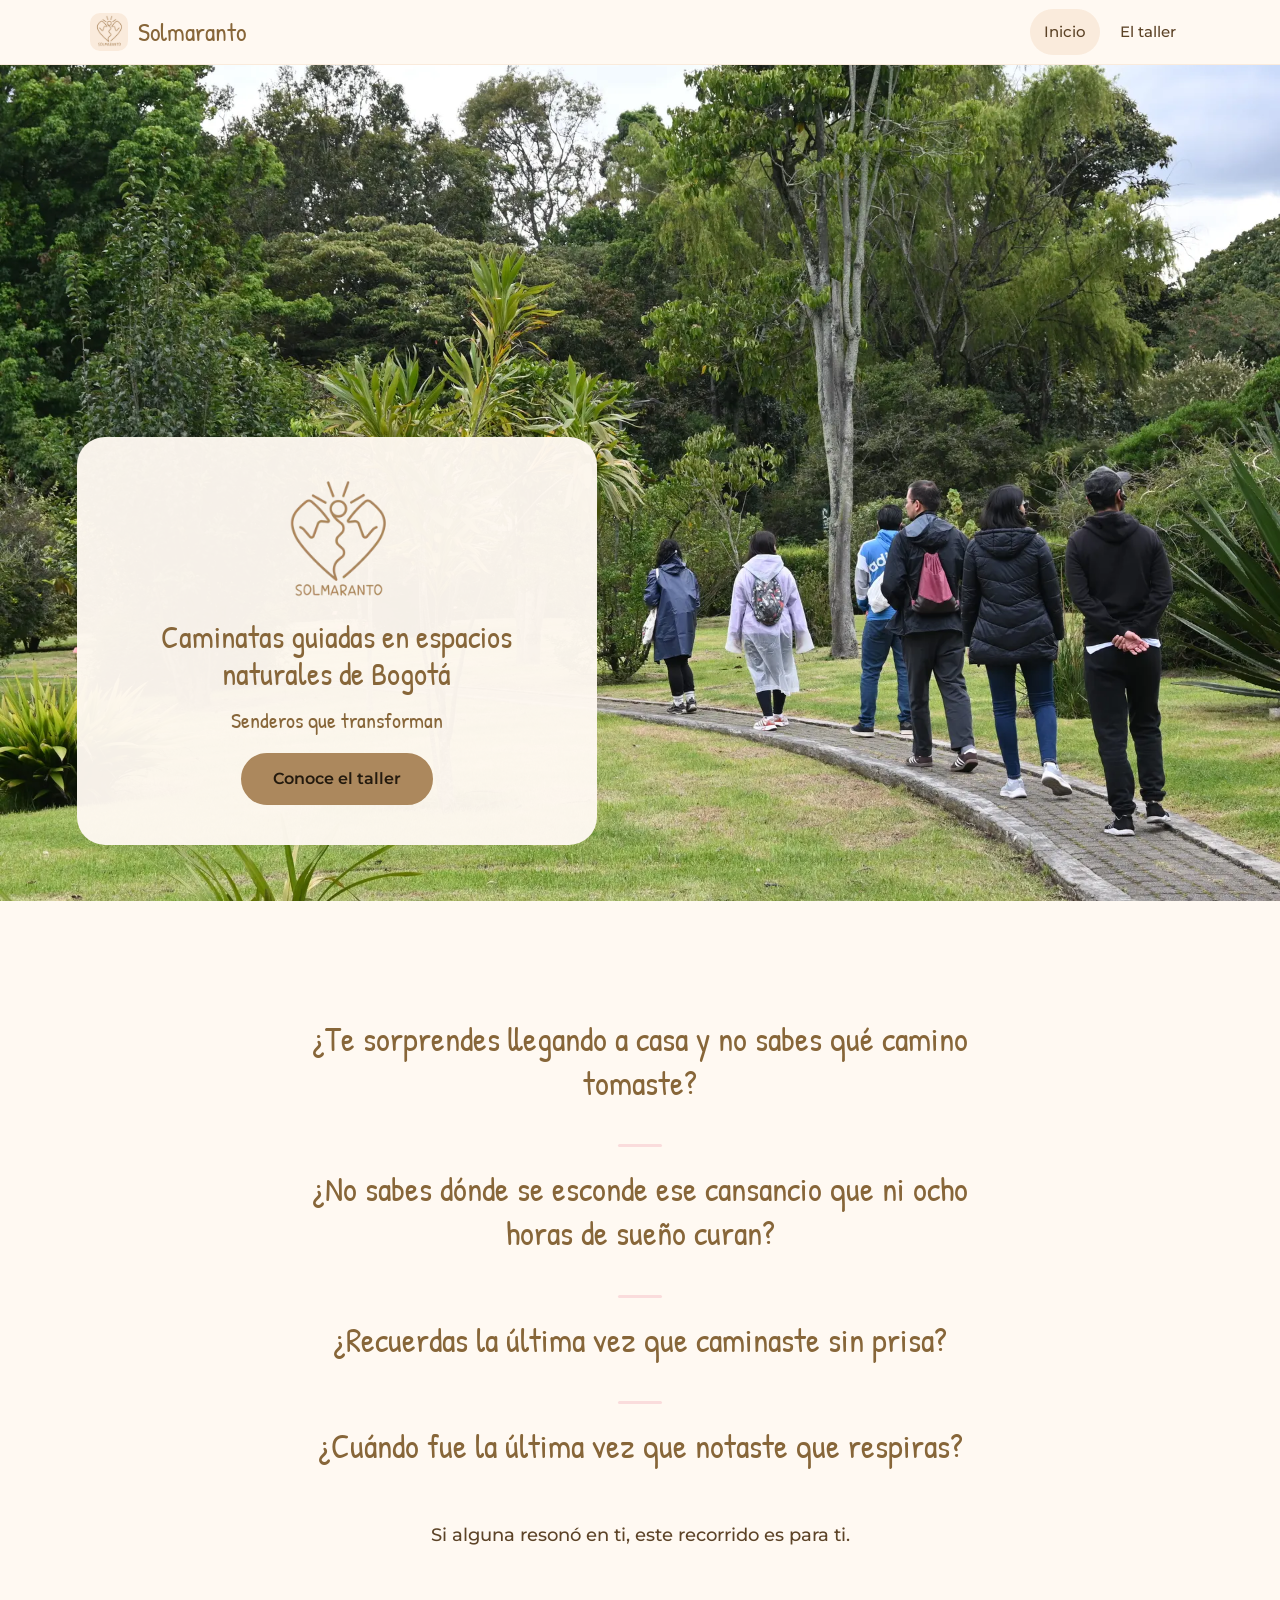
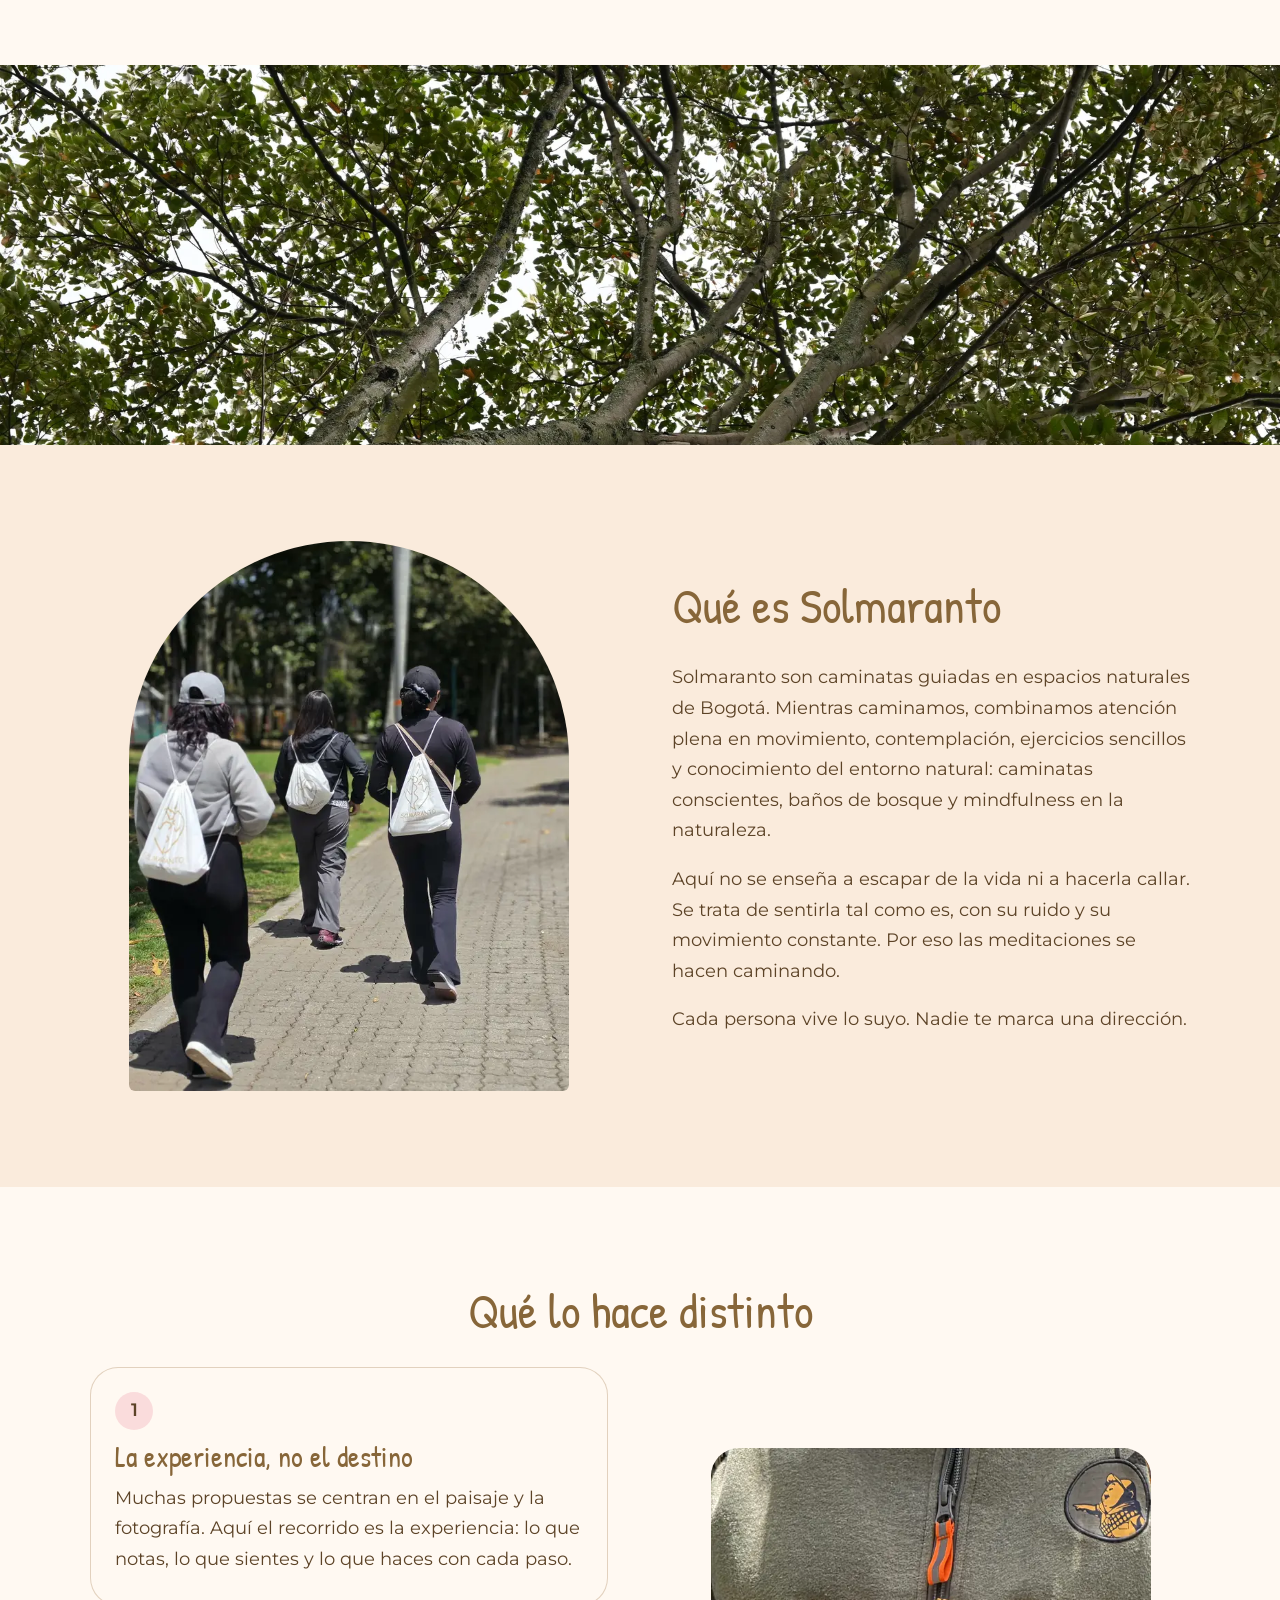
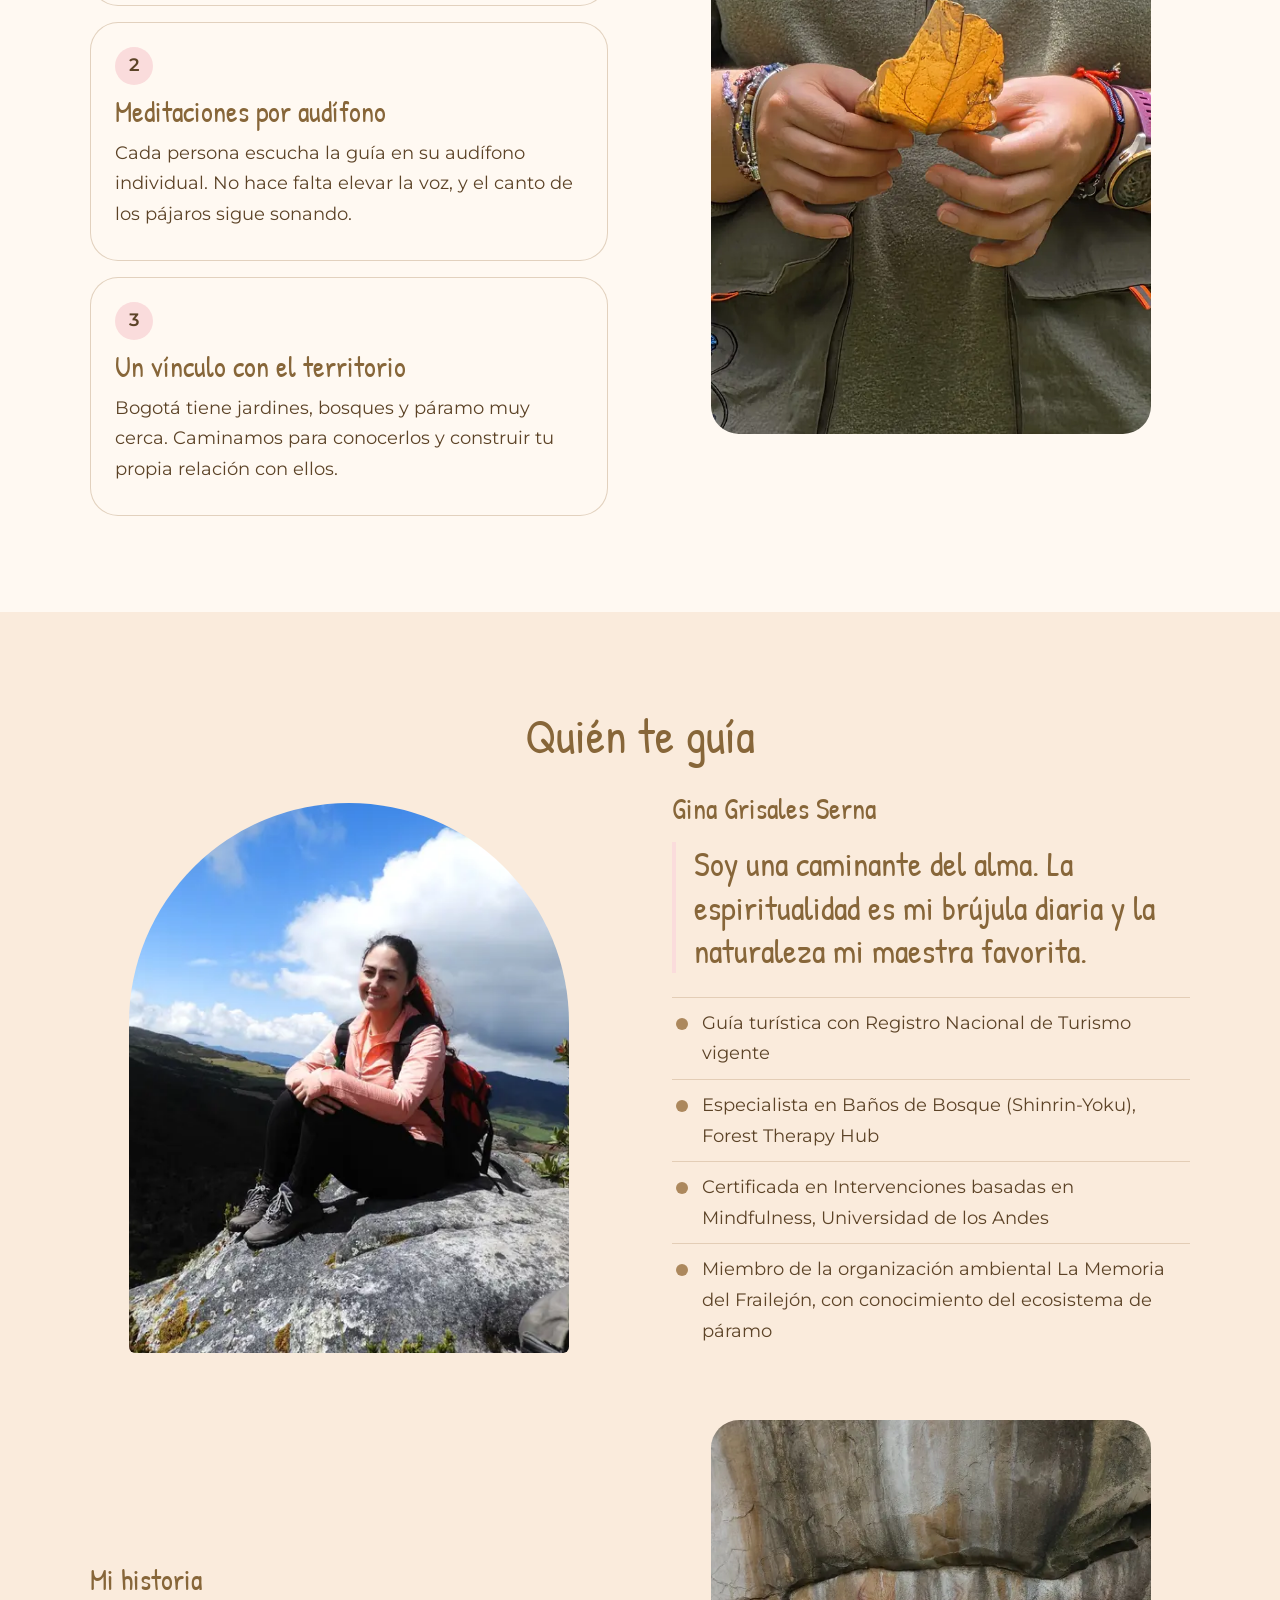
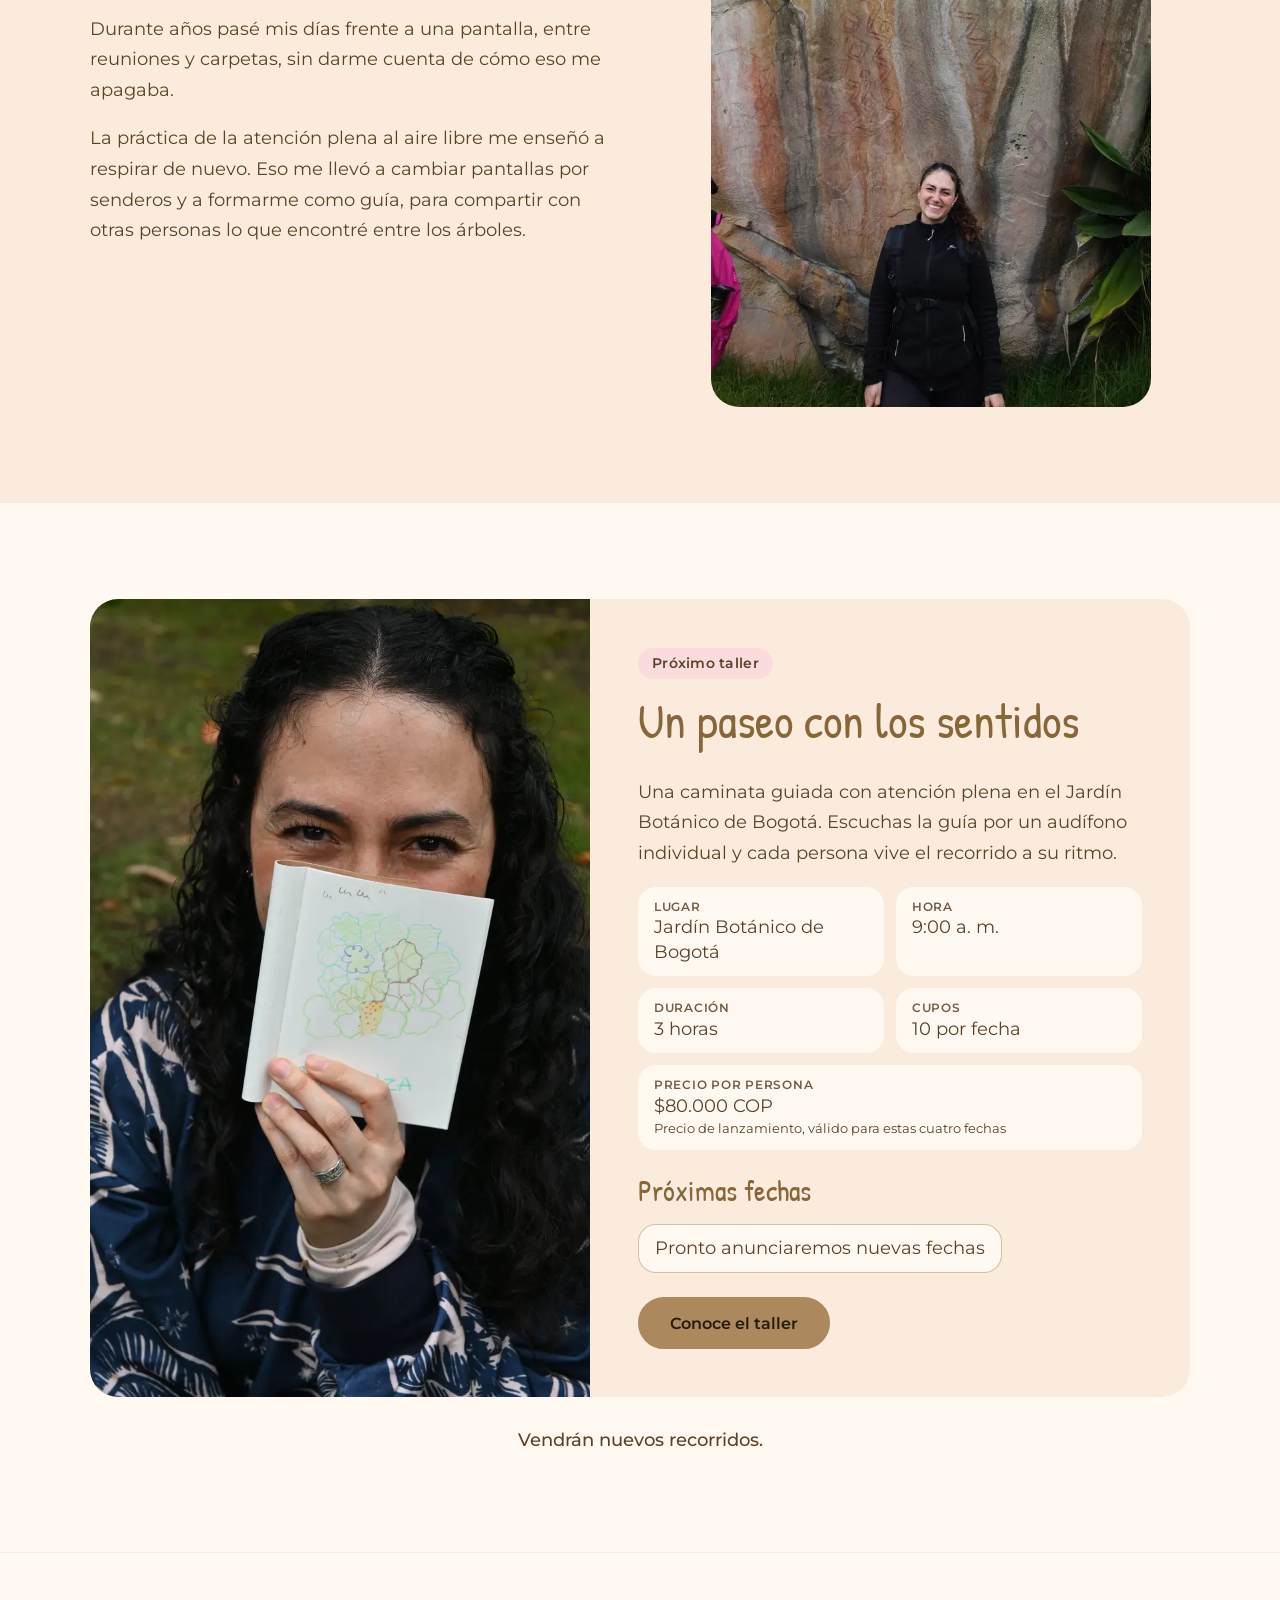
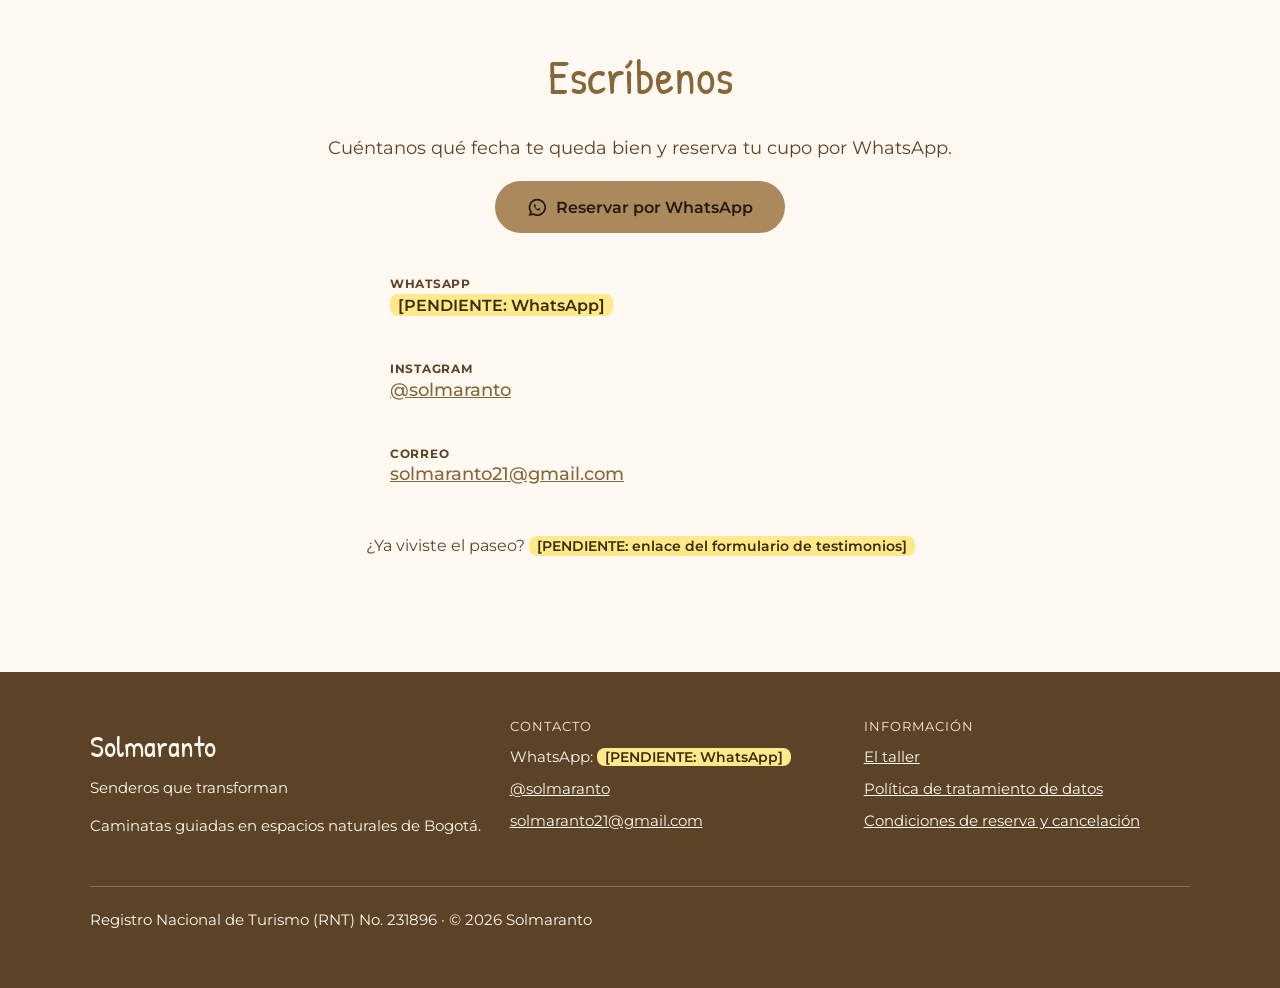
<file: sitio/index.html>
<!doctype html>
<html lang="es">
<head>
  <meta charset="utf-8">
  <meta name="viewport" content="width=device-width, initial-scale=1">
  <title>Solmaranto | Caminatas conscientes en espacios naturales de Bogotá</title>
  <meta name="description" content="Caminatas guiadas con atención plena, contemplación y conocimiento del entorno natural en Bogotá. Reserva tu cupo en Un paseo con los sentidos.">
  <meta name="theme-color" content="#FFF9F2">
  <link rel="canonical" href="https://DOMINIO-PENDIENTE/">

  <meta property="og:type" content="website">
  <meta property="og:locale" content="es_CO">
  <meta property="og:site_name" content="Solmaranto">
  <meta property="og:title" content="Solmaranto | Senderos que transforman">
  <meta property="og:description" content="Caminatas guiadas con atención plena en espacios naturales de Bogotá. Reserva tu cupo en Un paseo con los sentidos.">
  <meta property="og:url" content="https://DOMINIO-PENDIENTE/">
  <meta property="og:image" content="https://DOMINIO-PENDIENTE/img/compartir.jpg">
  <meta property="og:image:width" content="1200">
  <meta property="og:image:height" content="630">
  <meta property="og:image:alt" content="Grupo de personas caminando por un sendero del Jardín Botánico de Bogotá">
  <meta name="twitter:card" content="summary_large_image">

  <link rel="icon" href="favicon.ico" sizes="48x48">
  <link rel="icon" type="image/png" href="img/icono-192.png" sizes="192x192">
  <link rel="apple-touch-icon" href="img/apple-touch-icon.png">

  <link rel="preload" href="fuentes/montserrat-latin.woff2" as="font" type="font/woff2" crossorigin>
  <link rel="preload" href="fuentes/patrick-hand-latin.woff2" as="font" type="font/woff2" crossorigin>
  <link rel="stylesheet" href="css/fuentes.css">
  <link rel="stylesheet" href="css/estilos.css">

  <script type="application/ld+json">
  {
    "@context": "https://schema.org",
    "@type": "Organization",
    "name": "Solmaranto",
    "slogan": "Senderos que transforman",
    "description": "Caminatas guiadas en espacios naturales de Bogotá que combinan atención plena en movimiento, contemplación, ejercicios sencillos y conocimiento del entorno natural.",
    "email": "solmaranto21@gmail.com",
    "areaServed": "Bogotá, Colombia",
    "sameAs": ["https://www.instagram.com/solmaranto/"]
  }
  </script>
</head>
<body>
  <a class="saltar" href="#contenido">Saltar al contenido</a>

  <header class="cabecera">
    <div class="contenedor cabecera__fila">
      <a class="cabecera__marca" href="index.html">
        <img src="img/icono-192.png" width="38" height="38" alt="">
        <span>Solmaranto</span>
      </a>
      <nav aria-label="Principal">
        <a href="index.html" aria-current="page">Inicio</a>
        <a href="taller.html">El taller</a>
      </nav>
    </div>
  </header>

  <main id="contenido">

    <!-- 1. PORTADA -->
    <section class="portada" aria-labelledby="titulo-portada">
      <img class="portada__foto"
           src="img/portada-1920.webp"
           srcset="img/portada-960.webp 960w, img/portada-1920.webp 1920w"
           sizes="100vw" width="1920" height="1280" fetchpriority="high"
           alt="Grupo de personas caminando por un sendero del Jardín Botánico de Bogotá, entre árboles y jardines">
      <div class="portada__tarjeta">
        <img class="portada__logo" src="img/logo-320.webp" srcset="img/logo-320.webp 320w, img/logo-640.webp 640w"
             sizes="140px" width="320" height="360" alt="Solmaranto">
        <h1 id="titulo-portada">Caminatas guiadas en espacios naturales de Bogotá</h1>
        <p class="portada__lema">Senderos que transforman</p>
        <a class="boton" href="taller.html">Conoce el taller</a>
      </div>
    </section>

    <!-- 2. PREGUNTAS QUE ABREN -->
    <section class="seccion" aria-labelledby="titulo-preguntas">
      <div class="contenedor">
        <h2 id="titulo-preguntas" class="solo-lectores">Preguntas para empezar</h2>
        <ul class="preguntas">
          <li>¿Te sorprendes llegando a casa y no sabes qué camino tomaste?</li>
          <li>¿No sabes dónde se esconde ese cansancio que ni ocho horas de sueño curan?</li>
          <li>¿Recuerdas la última vez que caminaste sin prisa?</li>
          <li>¿Cuándo fue la última vez que notaste que respiras?</li>
        </ul>
        <p class="cierre-preguntas">Si alguna resonó en ti, este recorrido es para ti.</p>
      </div>
    </section>

    <div class="franja-foto">
      <img src="img/copas-960.webp" srcset="img/copas-960.webp 960w, img/copas-1920.webp 1920w" sizes="100vw"
           width="1920" height="1280" loading="lazy"
           alt="Copas de árboles vistas desde abajo, con el cielo entre las ramas">
    </div>

    <!-- 3. QUÉ ES SOLMARANTO -->
    <section class="seccion seccion--arena" aria-labelledby="titulo-que-es">
      <div class="contenedor dos-columnas">
        <div class="foto-marco foto-arco">
          <img src="img/tulas-grupo-640.webp" srcset="img/tulas-grupo-640.webp 640w, img/tulas-grupo-1100.webp 1100w"
               sizes="(min-width: 860px) 440px, 90vw" width="1100" height="1364" loading="lazy"
               alt="Tres personas caminan de espaldas por un sendero de Bogotá con tulas de algodón de Solmaranto">
        </div>
        <div>
          <h2 id="titulo-que-es">Qué es Solmaranto</h2>
          <p>Solmaranto son caminatas guiadas en espacios naturales de Bogotá. Mientras caminamos, combinamos atención plena en movimiento, contemplación, ejercicios sencillos y conocimiento del entorno natural: caminatas conscientes, baños de bosque y mindfulness en la naturaleza.</p>
          <p>Aquí no se enseña a escapar de la vida ni a hacerla callar. Se trata de sentirla tal como es, con su ruido y su movimiento constante. Por eso las meditaciones se hacen caminando.</p>
          <p>Cada persona vive lo suyo. Nadie te marca una dirección.</p>
        </div>
      </div>
    </section>

    <!-- 4. QUÉ LO HACE DISTINTO -->
    <section class="seccion" aria-labelledby="titulo-distinto">
      <div class="contenedor">
        <h2 id="titulo-distinto" class="centrado">Qué lo hace distinto</h2>
        <div class="dos-columnas dos-columnas--invertida">
          <div class="foto-marco foto-redonda">
            <img src="img/hoja-manos-640.webp" srcset="img/hoja-manos-640.webp 640w, img/hoja-manos-1100.webp 1100w"
                 sizes="(min-width: 860px) 440px, 90vw" width="1100" height="1467" loading="lazy"
                 alt="Manos sosteniendo una hoja seca de color dorado">
          </div>
          <ol class="ideas">
            <li class="idea">
              <span class="idea__num" aria-hidden="true">1</span>
              <h3>La experiencia, no el destino</h3>
              <p>Muchas propuestas se centran en el paisaje y la fotografía. Aquí el recorrido es la experiencia: lo que notas, lo que sientes y lo que haces con cada paso.</p>
            </li>
            <li class="idea">
              <span class="idea__num" aria-hidden="true">2</span>
              <h3>Meditaciones por audífono</h3>
              <p>Cada persona escucha la guía en su audífono individual. No hace falta elevar la voz, y el canto de los pájaros sigue sonando.</p>
            </li>
            <li class="idea">
              <span class="idea__num" aria-hidden="true">3</span>
              <h3>Un vínculo con el territorio</h3>
              <p>Bogotá tiene jardines, bosques y páramo muy cerca. Caminamos para conocerlos y construir tu propia relación con ellos.</p>
            </li>
          </ol>
        </div>
      </div>
    </section>

    <!-- 5. QUIÉN TE GUÍA -->
    <section id="guia" class="seccion seccion--arena" aria-labelledby="titulo-guia">
      <div class="contenedor">
        <h2 id="titulo-guia" class="centrado">Quién te guía</h2>

        <div class="guia__bloque dos-columnas">
          <div class="foto-marco foto-arco">
            <img src="img/gina-paramo-800.webp" srcset="img/gina-paramo-800.webp 800w, img/gina-paramo-1400.webp 1400w"
                 sizes="(min-width: 860px) 440px, 90vw" width="1400" height="1050" loading="lazy"
                 style="object-position: 72% 50%"
                 alt="Gina Grisales sentada sobre una roca en la montaña, sonriendo, con el valle al fondo">
          </div>
          <div>
            <h3 data-dato="guia">Gina Grisales Serna</h3>
            <blockquote class="frase">
              <p style="margin:0">Soy una caminante del alma. La espiritualidad es mi brújula diaria y la naturaleza mi maestra favorita.</p>
            </blockquote>
            <ul class="credenciales">
              <li>Guía turística con Registro Nacional de Turismo vigente</li>
              <li>Especialista en Baños de Bosque (Shinrin-Yoku), Forest Therapy Hub</li>
              <li>Certificada en Intervenciones basadas en Mindfulness, Universidad de los Andes</li>
              <li>Miembro de la organización ambiental La Memoria del Frailejón, con conocimiento del ecosistema de páramo</li>
            </ul>
          </div>
        </div>

        <div class="guia__bloque dos-columnas dos-columnas--invertida">
          <div class="foto-marco foto-redonda">
            <img src="img/gina-roca-640.webp" srcset="img/gina-roca-640.webp 640w, img/gina-roca-1000.webp 1000w"
                 sizes="(min-width: 860px) 440px, 90vw" width="1000" height="1333" loading="lazy"
                 alt="Gina Grisales sonriendo frente a una gran roca con figuras pintadas en tonos rojizos">
          </div>
          <div>
            <h3>Mi historia</h3>
            <p>Durante años pasé mis días frente a una pantalla, entre reuniones y carpetas, sin darme cuenta de cómo eso me apagaba.</p>
            <p>La práctica de la atención plena al aire libre me enseñó a respirar de nuevo. Eso me llevó a cambiar pantallas por senderos y a formarme como guía, para compartir con otras personas lo que encontré entre los árboles.</p>
          </div>
        </div>
      </div>
    </section>

    <!-- 6. EL TALLER -->
    <section id="taller" class="seccion" aria-labelledby="titulo-taller">
      <div class="contenedor">
        <div class="taller-tarjeta">
          <div class="taller-tarjeta__foto">
            <img src="img/cuaderno-800.webp" srcset="img/cuaderno-800.webp 800w, img/cuaderno-1400.webp 1400w"
                 sizes="(min-width: 860px) 45vw, 100vw" width="1400" height="2100" loading="lazy"
                 style="object-position: 50% 30%"
                 alt="Persona sosteniendo frente a su rostro un cuaderno con un dibujo de hojas y flores">
          </div>
          <div class="taller-tarjeta__cuerpo">
            <span class="etiqueta">Próximo taller</span>
            <h2 id="titulo-taller" data-dato="nombre">Un paseo con los sentidos</h2>
            <p>Una caminata guiada con atención plena en el Jardín Botánico de Bogotá. Escuchas la guía por un audífono individual y cada persona vive el recorrido a su ritmo.</p>

            <ul class="datos-clave">
              <li><strong>Lugar</strong><span data-dato="lugar"></span></li>
              <li><strong>Hora</strong><span data-dato="hora"></span></li>
              <li><strong>Duración</strong><span data-dato="duracion"></span></li>
              <li><strong>Cupos</strong><span data-dato="cupos"></span></li>
              <li class="ancho"><strong>Precio por persona</strong><span data-dato="precio"></span><small data-dato="notaPrecio"></small></li>
            </ul>

            <h3 id="titulo-fechas">Próximas fechas</h3>
            <ul class="chips" data-fechas="chips" aria-labelledby="titulo-fechas"></ul>

            <a class="boton" href="taller.html">Conoce el taller</a>
          </div>
        </div>
        <p class="nota-final">Vendrán nuevos recorridos.</p>
      </div>
    </section>

    <!-- 7. TESTIMONIOS (se muestra solo si hay testimonios aprobados en datos.js) -->
    <section id="testimonios" class="seccion seccion--arena" aria-labelledby="titulo-testimonios" hidden>
      <div class="contenedor">
        <h2 id="titulo-testimonios" class="centrado">Lo que viven quienes caminan</h2>
        <div class="testimonios" data-testimonios></div>
      </div>
    </section>

    <!-- 8. CONTACTO -->
    <section id="contacto" class="seccion centrado" aria-labelledby="titulo-contacto" style="border-top:1px solid var(--arena)">
      <div class="contenedor angosto">
        <h2 id="titulo-contacto">Escríbenos</h2>
        <p>Cuéntanos qué fecha te queda bien y reserva tu cupo por WhatsApp.</p>
        <a class="boton" data-wa="">
          <svg aria-hidden="true" viewBox="0 0 24 24"><path fill="currentColor" d="M12 2a10 10 0 0 0-8.6 15.1L2 22l5-1.3A10 10 0 1 0 12 2zm0 2a8 8 0 1 1-4.2 14.8l-.3-.2-2.5.7.7-2.4-.2-.3A8 8 0 0 1 12 4zM9 8c-.3 0-.7.2-.9.6-.3.5-.6 1.3-.1 2.4.7 1.6 2.1 3.3 4.2 4.2 1.1.5 1.9.4 2.4.1.4-.2.7-.7.8-1.1 0-.2 0-.4-.2-.5l-1.6-.8c-.2-.1-.4 0-.5.1l-.6.7c-.1.1-.3.2-.5.1-1-.4-1.9-1.2-2.4-2.2-.1-.2 0-.3.1-.5l.5-.6c.1-.1.1-.3.1-.4L9.5 8.3c-.1-.2-.3-.3-.5-.3z"/></svg>
          Reservar por WhatsApp
        </a>
        <ul class="contactos">
          <li><strong>WhatsApp</strong><span data-dato="whatsapp"></span></li>
          <li><strong>Instagram</strong><a data-enlace="instagram" data-dato="instagram"></a></li>
          <li><strong>Correo</strong><a data-enlace="correo" data-dato="correo"></a></li>
        </ul>
        <p class="aparte">¿Ya viviste el paseo? <a data-formulario href="#contacto">Cuéntame cómo viviste tu paseo</a></p>
      </div>
    </section>
  </main>

  <footer class="pie">
    <div class="contenedor">
      <div class="pie__grid">
        <div>
          <p class="pie__marca">Solmaranto</p>
          <p class="pie__lema">Senderos que transforman</p>
          <p>Caminatas guiadas en espacios naturales de Bogotá.</p>
        </div>
        <div>
          <h2>Contacto</h2>
          <ul>
            <li>WhatsApp: <span data-dato="whatsapp"></span></li>
            <li><a data-enlace="instagram" data-dato="instagram"></a></li>
            <li><a data-enlace="correo" data-dato="correo"></a></li>
          </ul>
        </div>
        <div>
          <h2>Información</h2>
          <ul>
            <li><a href="taller.html">El taller</a></li>
            <li><a href="politica-datos.html">Política de tratamiento de datos</a></li>
            <li><a href="condiciones-reserva.html">Condiciones de reserva y cancelación</a></li>
          </ul>
        </div>
      </div>
      <p class="pie__rnt">Registro Nacional de Turismo (RNT) No. <span data-dato="rnt"></span> · © <span data-dato="anio"></span> Solmaranto</p>
    </div>
  </footer>

  <div class="barra-wa">
    <a class="boton" data-wa="">
      <svg aria-hidden="true" viewBox="0 0 24 24"><path fill="currentColor" d="M12 2a10 10 0 0 0-8.6 15.1L2 22l5-1.3A10 10 0 1 0 12 2zm0 2a8 8 0 1 1-4.2 14.8l-.3-.2-2.5.7.7-2.4-.2-.3A8 8 0 0 1 12 4zM9 8c-.3 0-.7.2-.9.6-.3.5-.6 1.3-.1 2.4.7 1.6 2.1 3.3 4.2 4.2 1.1.5 1.9.4 2.4.1.4-.2.7-.7.8-1.1 0-.2 0-.4-.2-.5l-1.6-.8c-.2-.1-.4 0-.5.1l-.6.7c-.1.1-.3.2-.5.1-1-.4-1.9-1.2-2.4-2.2-.1-.2 0-.3.1-.5l.5-.6c.1-.1.1-.3.1-.4L9.5 8.3c-.1-.2-.3-.3-.5-.3z"/></svg>
      Reserva tu cupo por WhatsApp
    </a>
  </div>

  <script src="datos.js"></script>
  <script src="js/app.js"></script>
</body>
</html>
</file>
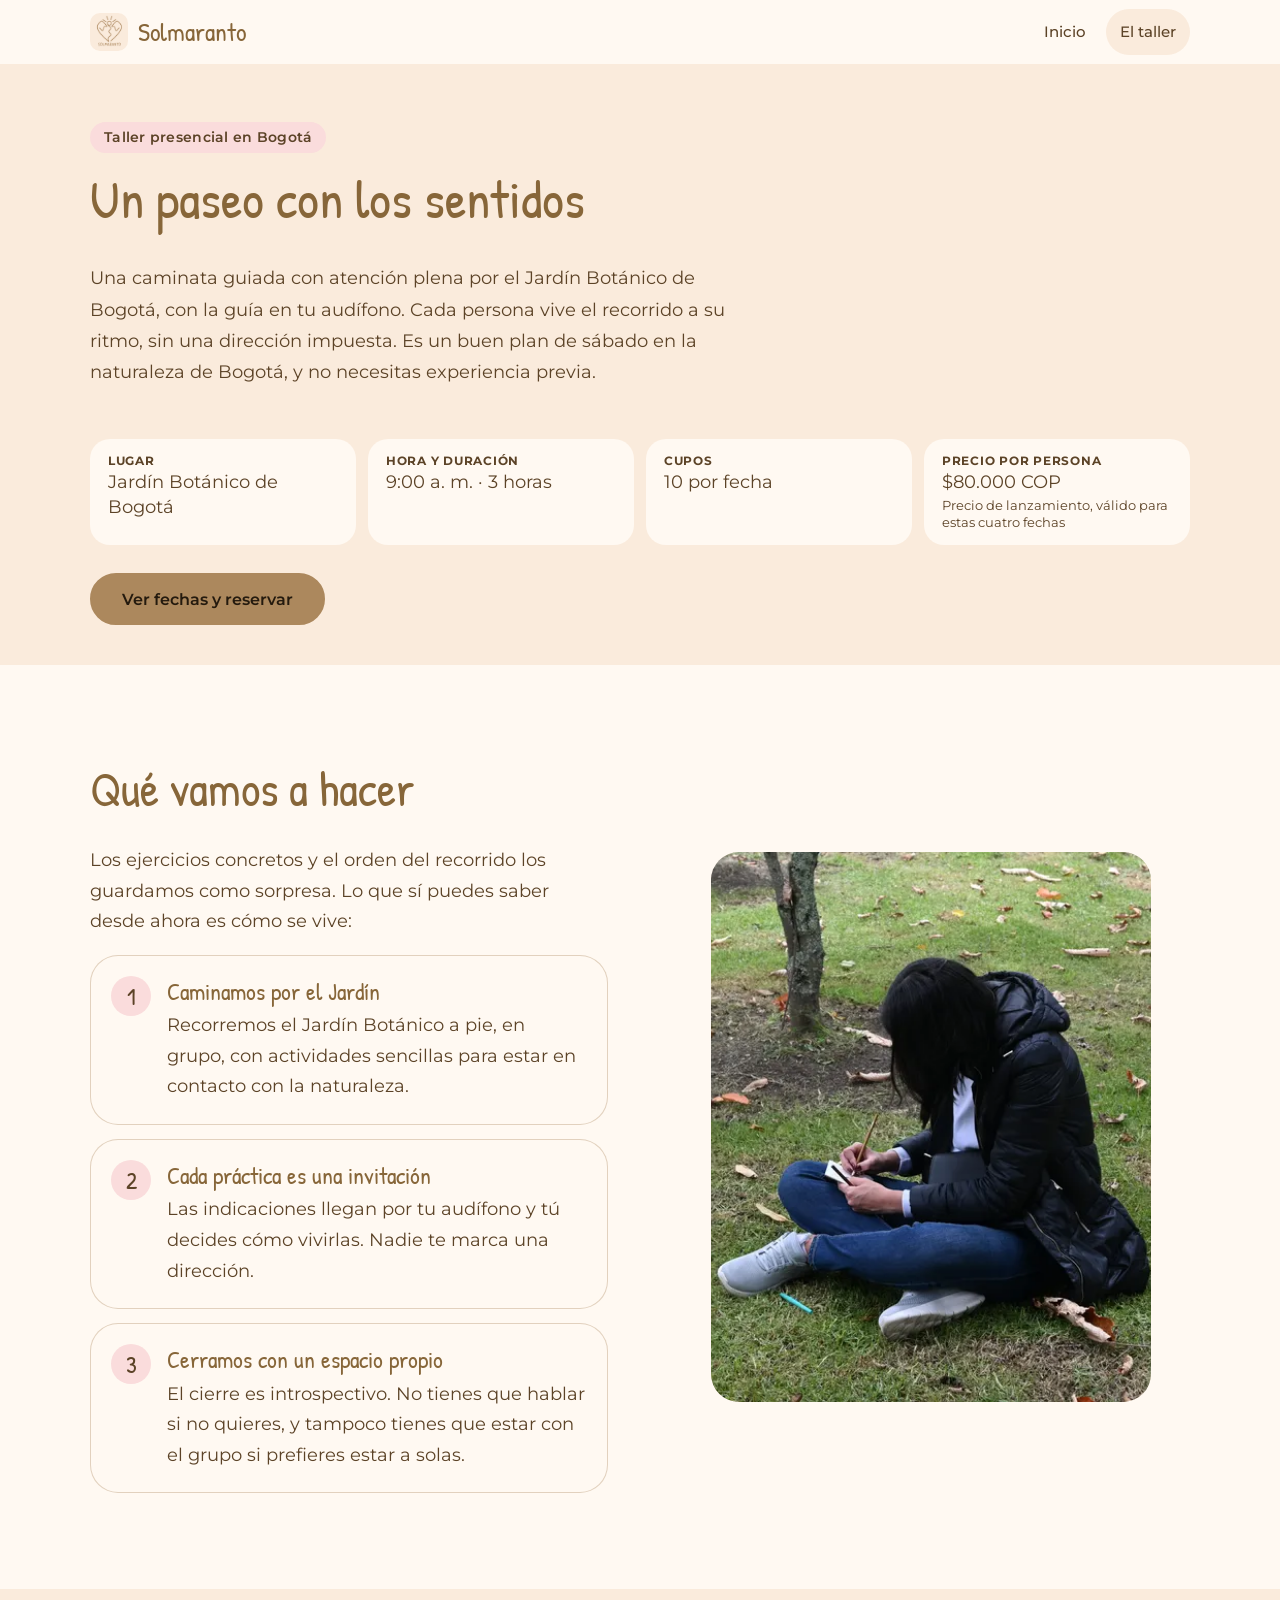
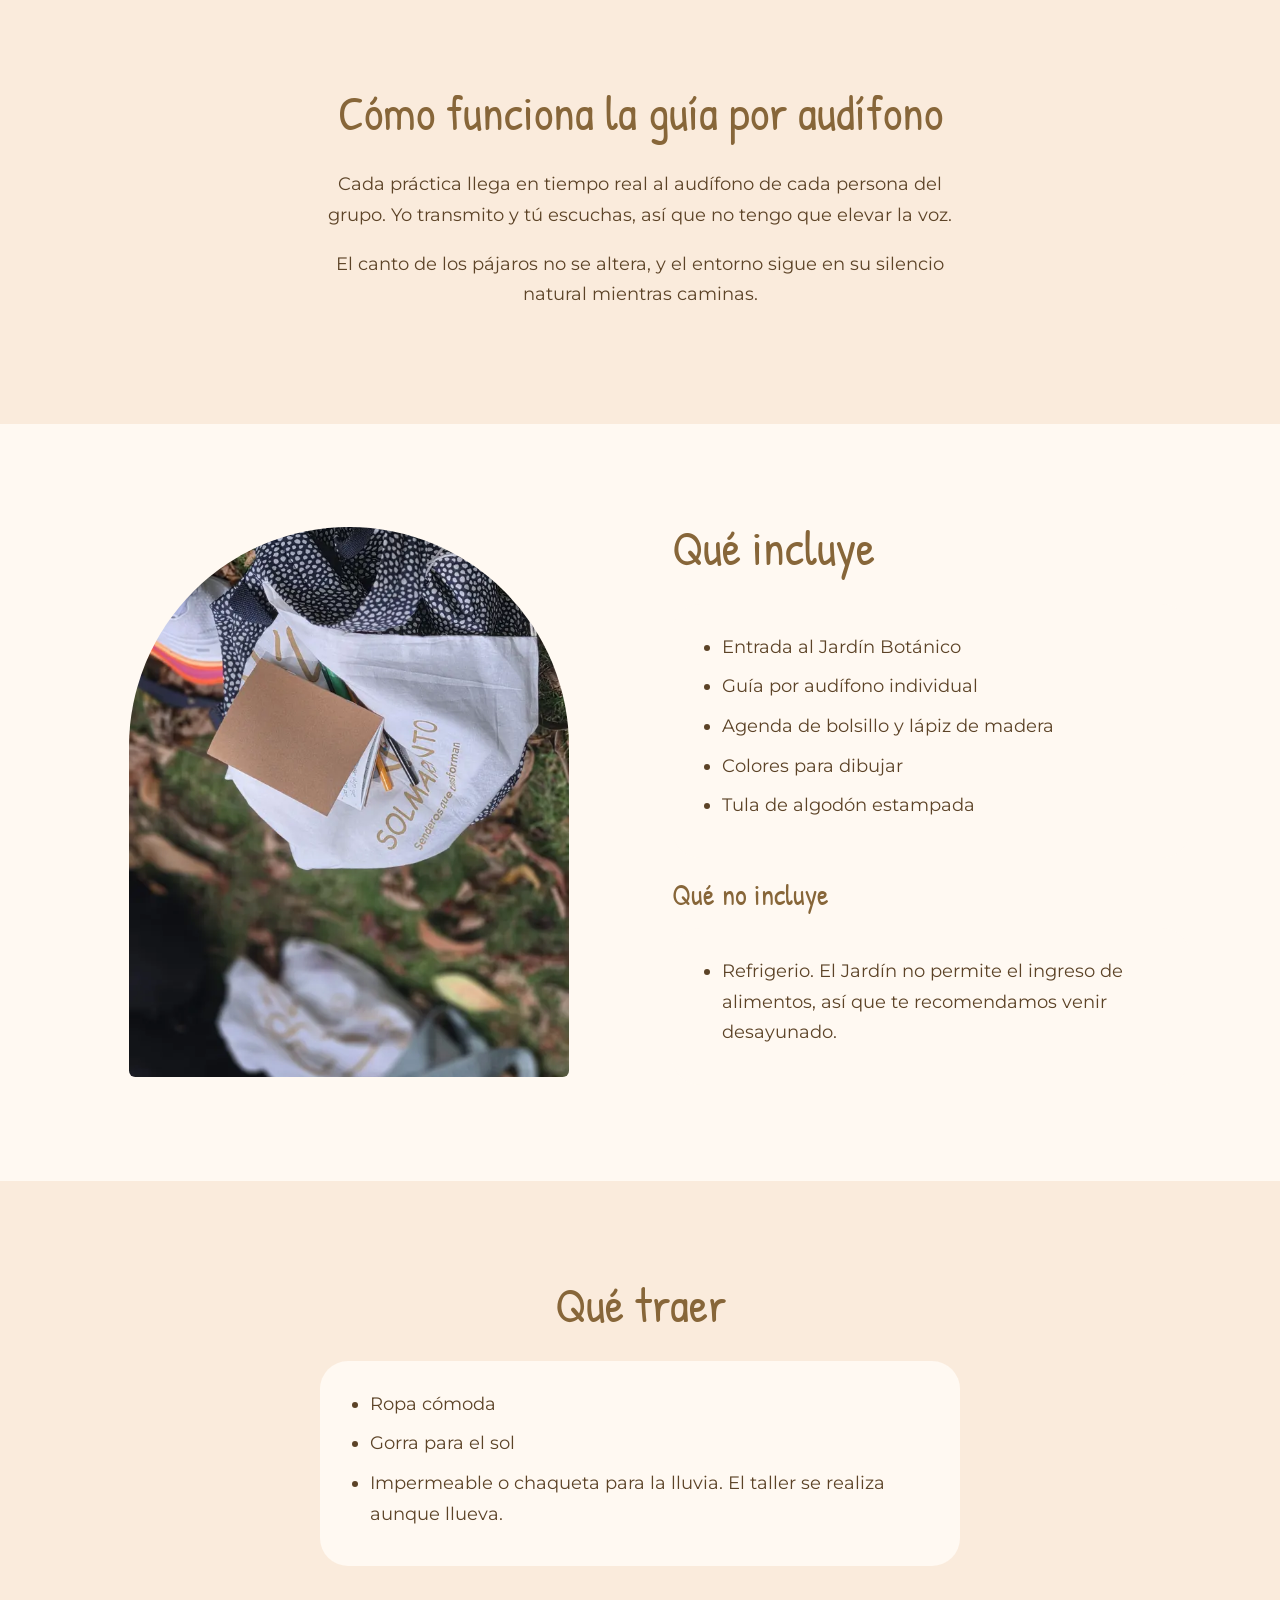
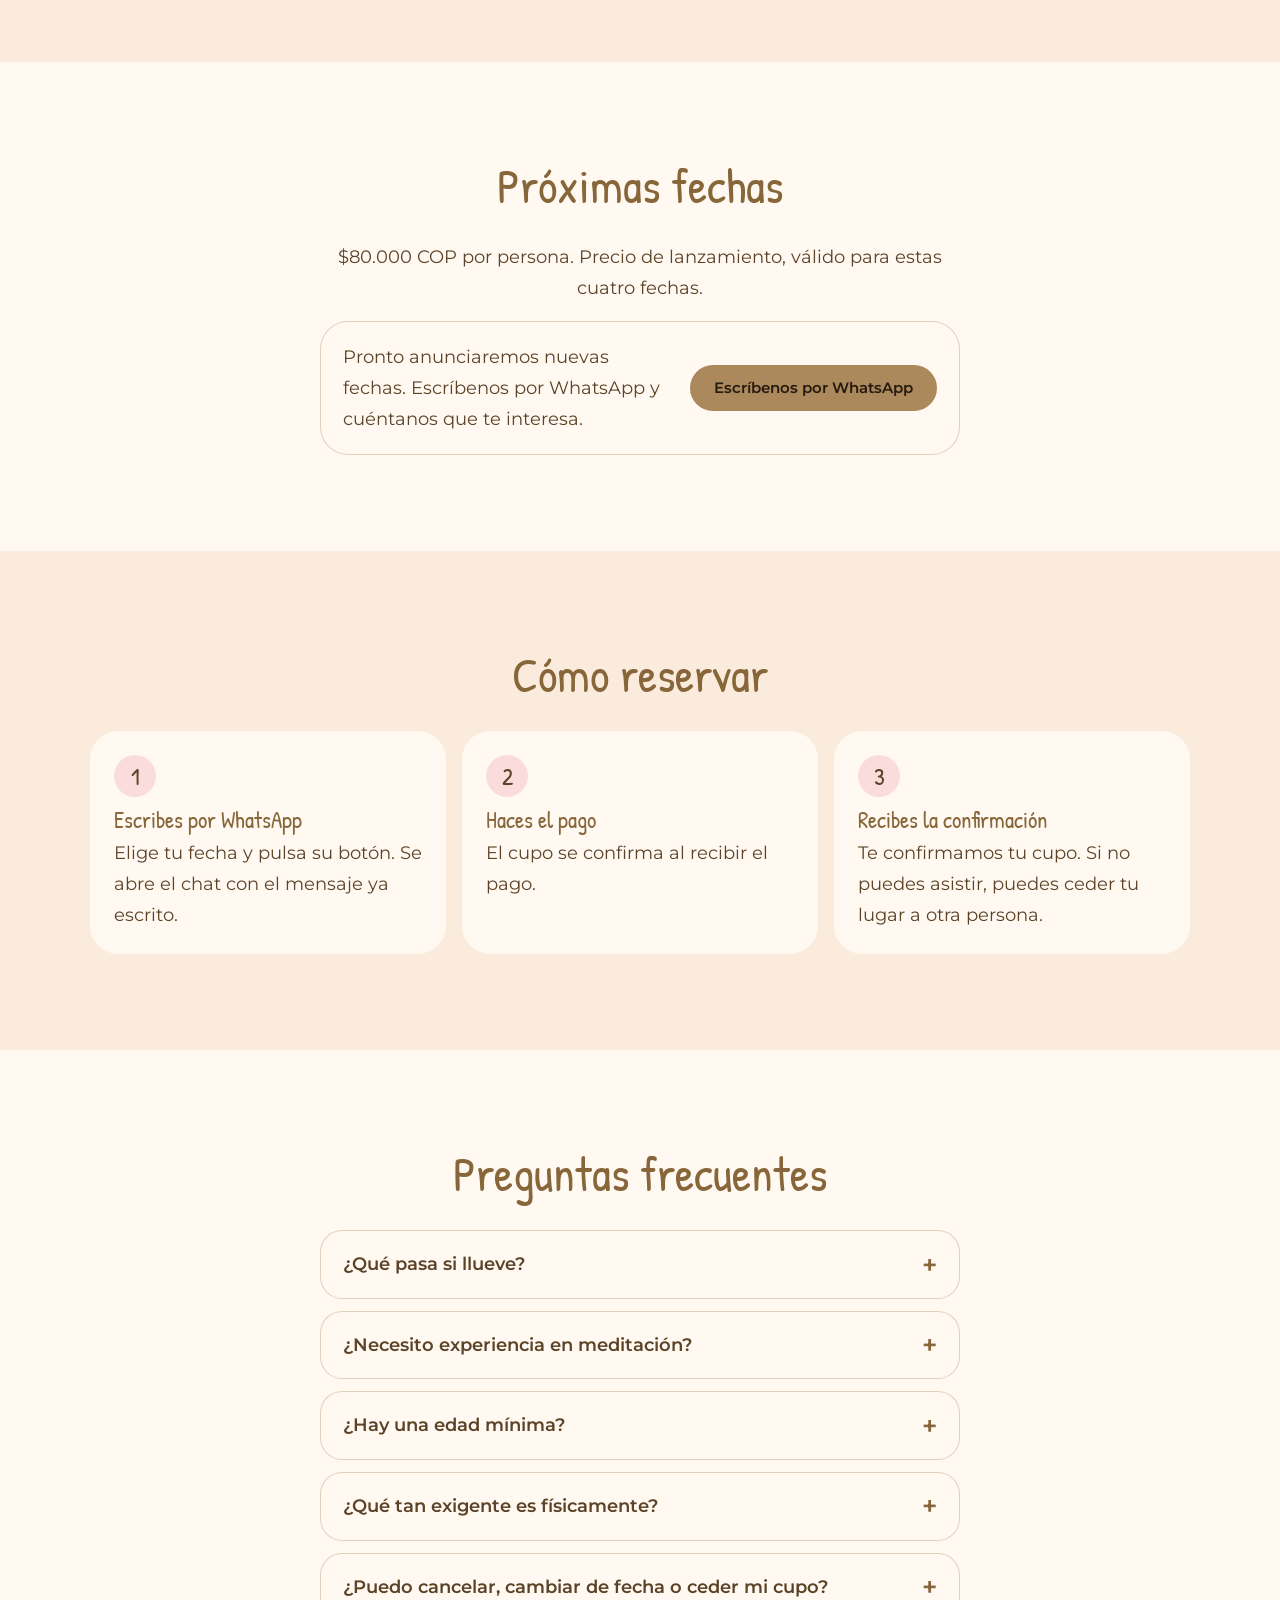
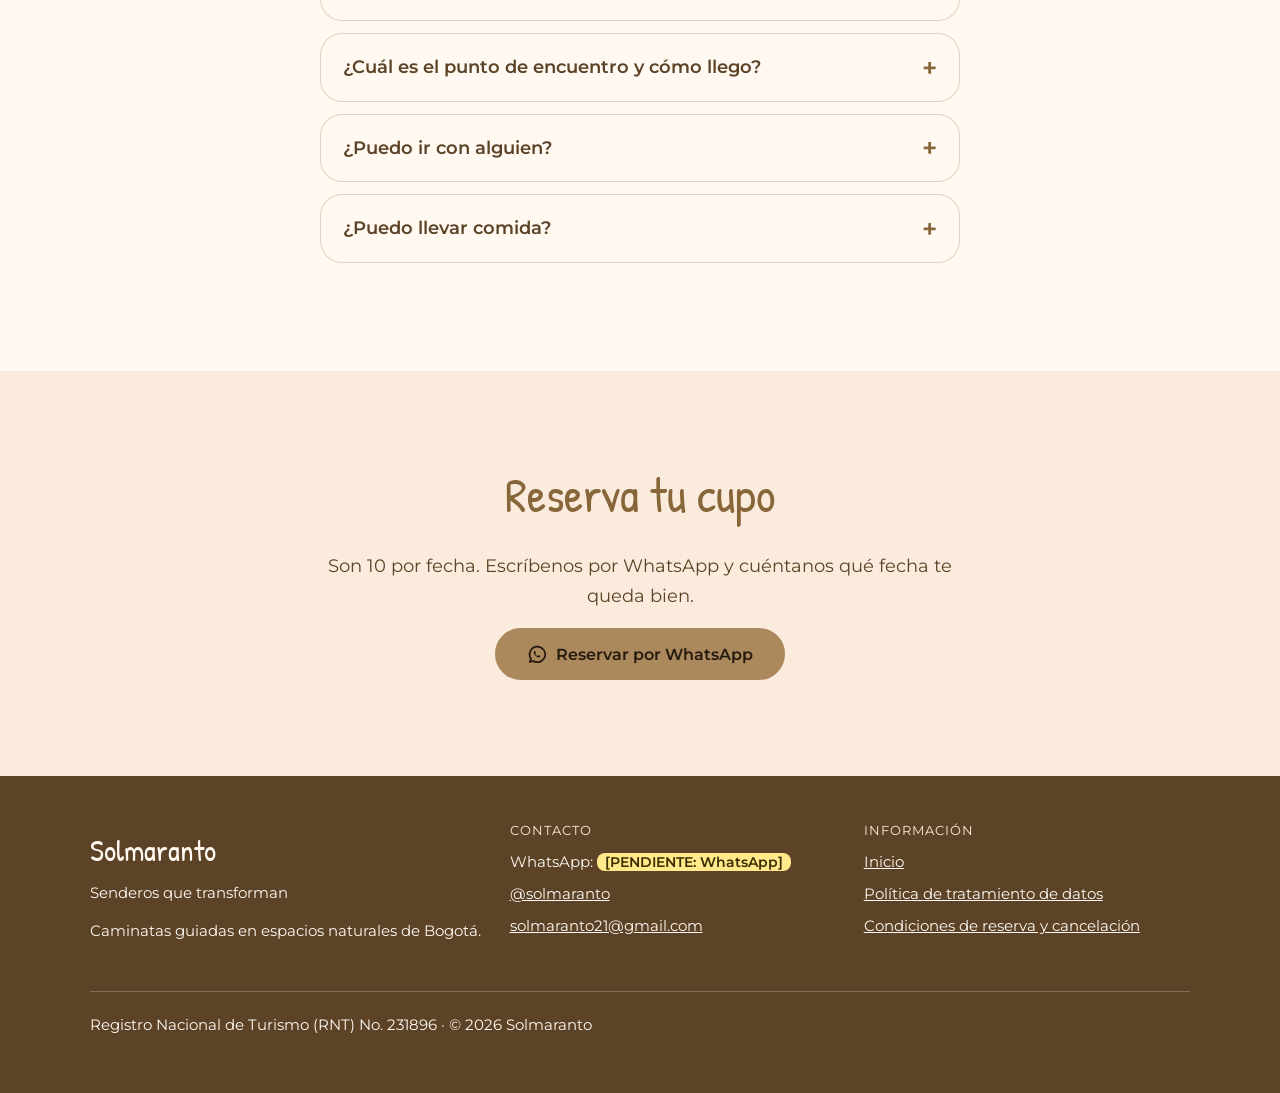
<file: sitio/taller.html>
<!doctype html>
<html lang="es">
<head>
  <meta charset="utf-8">
  <meta name="viewport" content="width=device-width, initial-scale=1">
  <title>Un paseo con los sentidos | Taller en el Jardín Botánico de Bogotá · Solmaranto</title>
  <meta name="description" content="Caminata guiada con atención plena en el Jardín Botánico de Bogotá. Sábados a las 9:00 a. m., 10 cupos por fecha. Reserva tu cupo por WhatsApp.">
  <meta name="theme-color" content="#FFF9F2">
  <link rel="canonical" href="https://DOMINIO-PENDIENTE/taller.html">

  <meta property="og:type" content="website">
  <meta property="og:locale" content="es_CO">
  <meta property="og:site_name" content="Solmaranto">
  <meta property="og:title" content="Un paseo con los sentidos | Taller en el Jardín Botánico de Bogotá">
  <meta property="og:description" content="Caminata guiada con atención plena, con audífono individual. Sábados a las 9:00 a. m. Reserva tu cupo por WhatsApp.">
  <meta property="og:url" content="https://DOMINIO-PENDIENTE/taller.html">
  <meta property="og:image" content="https://DOMINIO-PENDIENTE/img/compartir.jpg">
  <meta property="og:image:width" content="1200">
  <meta property="og:image:height" content="630">
  <meta property="og:image:alt" content="Grupo de personas caminando por un sendero del Jardín Botánico de Bogotá">
  <meta name="twitter:card" content="summary_large_image">

  <link rel="icon" href="favicon.ico" sizes="48x48">
  <link rel="icon" type="image/png" href="img/icono-192.png" sizes="192x192">
  <link rel="apple-touch-icon" href="img/apple-touch-icon.png">

  <link rel="preload" href="fuentes/montserrat-latin.woff2" as="font" type="font/woff2" crossorigin>
  <link rel="preload" href="fuentes/patrick-hand-latin.woff2" as="font" type="font/woff2" crossorigin>
  <link rel="stylesheet" href="css/fuentes.css">
  <link rel="stylesheet" href="css/estilos.css">
</head>
<body>
  <a class="saltar" href="#contenido">Saltar al contenido</a>

  <header class="cabecera">
    <div class="contenedor cabecera__fila">
      <a class="cabecera__marca" href="index.html">
        <img src="img/icono-192.png" width="38" height="38" alt="">
        <span>Solmaranto</span>
      </a>
      <nav aria-label="Principal">
        <a href="index.html">Inicio</a>
        <a href="taller.html" aria-current="page">El taller</a>
      </nav>
    </div>
  </header>

  <main id="contenido">

    <!-- 1. ENCABEZADO -->
    <section class="encabezado-taller" aria-labelledby="titulo-taller">
      <div class="contenedor">
        <span class="etiqueta">Taller presencial en Bogotá</span>
        <h1 id="titulo-taller" data-dato="nombre">Un paseo con los sentidos</h1>
        <p class="resumen">Una caminata guiada con atención plena por el Jardín Botánico de Bogotá, con la guía en tu audífono. Cada persona vive el recorrido a su ritmo, sin una dirección impuesta. Es un buen plan de sábado en la naturaleza de Bogotá, y no necesitas experiencia previa.</p>

        <ul class="franja-datos">
          <li><strong>Lugar</strong><span data-dato="lugar"></span></li>
          <li><strong>Hora y duración</strong><span data-dato="hora"></span> · <span data-dato="duracion"></span></li>
          <li><strong>Cupos</strong><span data-dato="cupos"></span></li>
          <li><strong>Precio por persona</strong><span data-dato="precio"></span><small data-dato="notaPrecio"></small></li>
        </ul>
        <a class="boton" href="#fechas">Ver fechas y reservar</a>
        <div style="height:40px"></div>
      </div>
    </section>

    <!-- 2. QUÉ VAMOS A HACER -->
    <section class="seccion" aria-labelledby="titulo-hacer">
      <div class="contenedor dos-columnas">
        <div>
          <h2 id="titulo-hacer">Qué vamos a hacer</h2>
          <p>Los ejercicios concretos y el orden del recorrido los guardamos como sorpresa. Lo que sí puedes saber desde ahora es cómo se vive:</p>
          <ol class="pasos">
            <li>
              <h3>Caminamos por el Jardín</h3>
              <p>Recorremos el Jardín Botánico a pie, en grupo, con actividades sencillas para estar en contacto con la naturaleza.</p>
            </li>
            <li>
              <h3>Cada práctica es una invitación</h3>
              <p>Las indicaciones llegan por tu audífono y tú decides cómo vivirlas. Nadie te marca una dirección.</p>
            </li>
            <li>
              <h3>Cerramos con un espacio propio</h3>
              <p>El cierre es introspectivo. No tienes que hablar si no quieres, y tampoco tienes que estar con el grupo si prefieres estar a solas.</p>
            </li>
          </ol>
        </div>
        <div class="foto-marco foto-redonda" style="aspect-ratio:4/5">
          <img src="img/escribiendo-800.webp" srcset="img/escribiendo-800.webp 800w, img/escribiendo-1400.webp 1400w"
               sizes="(min-width: 860px) 440px, 90vw" width="1400" height="933" loading="lazy"
               style="object-position: 70% 50%"
               alt="Persona sentada sobre el pasto escribiendo en una pequeña agenda, rodeada de hojas secas">
        </div>
      </div>
    </section>

    <!-- 3. CÓMO FUNCIONA LA GUÍA POR AUDÍFONO -->
    <section class="seccion seccion--arena" aria-labelledby="titulo-audifono">
      <div class="contenedor angosto centrado">
        <h2 id="titulo-audifono">Cómo funciona la guía por audífono</h2>
        <p>Cada práctica llega en tiempo real al audífono de cada persona del grupo. Yo transmito y tú escuchas, así que no tengo que elevar la voz.</p>
        <p>El canto de los pájaros no se altera, y el entorno sigue en su silencio natural mientras caminas.</p>
      </div>
    </section>

    <!-- 4. QUÉ INCLUYE / QUÉ NO INCLUYE -->
    <section class="seccion" aria-labelledby="titulo-incluye">
      <div class="contenedor dos-columnas">
        <div class="foto-marco foto-arco">
          <img src="img/tula-agenda-640.webp" srcset="img/tula-agenda-640.webp 640w, img/tula-agenda-1100.webp 1100w"
               sizes="(min-width: 860px) 440px, 90vw" width="1100" height="1424" loading="lazy"
               alt="Tula de algodón de Solmaranto sobre el pasto, con una agenda de bolsillo, lápices y colores encima">
        </div>
        <div>
          <h2 id="titulo-incluye">Qué incluye</h2>
          <div class="lista-caja" style="margin-bottom:20px">
            <ul>
              <li>Entrada al Jardín Botánico</li>
              <li>Guía por audífono individual</li>
              <li>Agenda de bolsillo y lápiz de madera</li>
              <li>Colores para dibujar</li>
              <li>Tula de algodón estampada</li>
            </ul>
          </div>
          <h3>Qué no incluye</h3>
          <div class="lista-caja">
            <ul>
              <li>Refrigerio. El Jardín no permite el ingreso de alimentos, así que te recomendamos venir desayunado.</li>
            </ul>
          </div>
        </div>
      </div>
    </section>

    <!-- 5. QUÉ TRAER -->
    <section class="seccion seccion--arena" aria-labelledby="titulo-traer">
      <div class="contenedor angosto">
        <h2 id="titulo-traer" class="centrado">Qué traer</h2>
        <div class="lista-caja">
          <ul>
            <li>Ropa cómoda</li>
            <li>Gorra para el sol</li>
            <li>Impermeable o chaqueta para la lluvia. El taller se realiza aunque llueva.</li>
          </ul>
        </div>
      </div>
    </section>

    <!-- 6. PRÓXIMAS FECHAS -->
    <section id="fechas" class="seccion" aria-labelledby="titulo-fechas">
      <div class="contenedor angosto">
        <h2 id="titulo-fechas" class="centrado">Próximas fechas</h2>
        <p class="centrado"><span data-dato="precio"></span> por persona. <span data-dato="notaPrecio"></span>.</p>
        <ul class="fechas" data-fechas="tarjetas"></ul>
      </div>
    </section>

    <!-- 7. CÓMO RESERVAR -->
    <section class="seccion seccion--arena" aria-labelledby="titulo-reservar">
      <div class="contenedor">
        <h2 id="titulo-reservar" class="centrado">Cómo reservar</h2>
        <ol class="tres-pasos">
          <li>
            <h3>Escribes por WhatsApp</h3>
            <p>Elige tu fecha y pulsa su botón. Se abre el chat con el mensaje ya escrito.</p>
          </li>
          <li>
            <h3>Haces el pago</h3>
            <p>El cupo se confirma al recibir el pago.</p>
          </li>
          <li>
            <h3>Recibes la confirmación</h3>
            <p>Te confirmamos tu cupo. Si no puedes asistir, puedes ceder tu lugar a otra persona.</p>
          </li>
        </ol>
      </div>
    </section>

    <!-- 8. PREGUNTAS FRECUENTES -->
    <section class="seccion preguntas-frecuentes" aria-labelledby="titulo-faq">
      <div class="contenedor angosto">
        <h2 id="titulo-faq" class="centrado">Preguntas frecuentes</h2>

        <details>
          <summary>¿Qué pasa si llueve?</summary>
          <div class="respuesta"><p>El taller se realiza aunque llueva. Trae impermeable o una chaqueta para la lluvia.</p></div>
        </details>

        <details>
          <summary>¿Necesito experiencia en meditación?</summary>
          <div class="respuesta"><p>No. Las prácticas son sencillas y las escuchas por tu audífono. Cada persona las vive a su manera.</p></div>
        </details>

        <details>
          <summary>¿Hay una edad mínima?</summary>
          <div class="respuesta">
            <p>El taller está pensado para personas adultas. Si quieres venir con una persona menor de edad, escríbenos antes por WhatsApp.</p>
            <p><span class="pendiente">[CONFIRMAR: respuesta sugerida, falta la edad mínima]</span></p>
          </div>
        </details>

        <details>
          <summary>¿Qué tan exigente es físicamente?</summary>
          <div class="respuesta">
            <p>Es una caminata tranquila por el Jardín, a un ritmo suave. Si tienes alguna condición física o de salud, cuéntanosla antes por WhatsApp.</p>
            <p><span class="pendiente">[CONFIRMAR: respuesta sugerida]</span></p>
          </div>
        </details>

        <details>
          <summary>¿Puedo cancelar, cambiar de fecha o ceder mi cupo?</summary>
          <div class="respuesta">
            <p>Si no puedes asistir, puedes ceder tu lugar a otra persona. El cupo se confirma al recibir el pago.</p>
            <p><span class="pendiente">[PENDIENTE: política de devolución o cambio de fecha]</span></p>
          </div>
        </details>

        <details>
          <summary>¿Cuál es el punto de encuentro y cómo llego?</summary>
          <div class="respuesta">
            <p>El taller es en el Jardín Botánico de Bogotá. Al confirmar tu cupo te enviamos el punto de encuentro exacto.</p>
            <p><span class="pendiente">[PENDIENTE: punto de encuentro y cómo llegar]</span></p>
          </div>
        </details>

        <details>
          <summary>¿Puedo ir con alguien?</summary>
          <div class="respuesta">
            <p>Sí. Cada persona necesita su propio cupo, y hay <span data-dato="cupos"></span>. Escríbenos por WhatsApp e indícanos cuántas personas son.</p>
            <p><span class="pendiente">[CONFIRMAR: respuesta sugerida]</span></p>
          </div>
        </details>

        <details>
          <summary>¿Puedo llevar comida?</summary>
          <div class="respuesta"><p>El Jardín no permite el ingreso de alimentos, y el taller no incluye refrigerio. Te recomendamos venir desayunado.</p></div>
        </details>
      </div>
    </section>

    <!-- 9. BOTÓN FINAL -->
    <section class="seccion seccion--arena cierre-reserva" aria-labelledby="titulo-final">
      <div class="contenedor angosto">
        <h2 id="titulo-final">Reserva tu cupo</h2>
        <p>Son <span data-dato="cupos"></span>. Escríbenos por WhatsApp y cuéntanos qué fecha te queda bien.</p>
        <a class="boton" data-wa="">
          <svg aria-hidden="true" viewBox="0 0 24 24"><path fill="currentColor" d="M12 2a10 10 0 0 0-8.6 15.1L2 22l5-1.3A10 10 0 1 0 12 2zm0 2a8 8 0 1 1-4.2 14.8l-.3-.2-2.5.7.7-2.4-.2-.3A8 8 0 0 1 12 4zM9 8c-.3 0-.7.2-.9.6-.3.5-.6 1.3-.1 2.4.7 1.6 2.1 3.3 4.2 4.2 1.1.5 1.9.4 2.4.1.4-.2.7-.7.8-1.1 0-.2 0-.4-.2-.5l-1.6-.8c-.2-.1-.4 0-.5.1l-.6.7c-.1.1-.3.2-.5.1-1-.4-1.9-1.2-2.4-2.2-.1-.2 0-.3.1-.5l.5-.6c.1-.1.1-.3.1-.4L9.5 8.3c-.1-.2-.3-.3-.5-.3z"/></svg>
          Reservar por WhatsApp
        </a>
      </div>
    </section>
  </main>

  <div hidden data-jsonld="eventos"></div>

  <footer class="pie">
    <div class="contenedor">
      <div class="pie__grid">
        <div>
          <p class="pie__marca">Solmaranto</p>
          <p class="pie__lema">Senderos que transforman</p>
          <p>Caminatas guiadas en espacios naturales de Bogotá.</p>
        </div>
        <div>
          <h2>Contacto</h2>
          <ul>
            <li>WhatsApp: <span data-dato="whatsapp"></span></li>
            <li><a data-enlace="instagram" data-dato="instagram"></a></li>
            <li><a data-enlace="correo" data-dato="correo"></a></li>
          </ul>
        </div>
        <div>
          <h2>Información</h2>
          <ul>
            <li><a href="index.html">Inicio</a></li>
            <li><a href="politica-datos.html">Política de tratamiento de datos</a></li>
            <li><a href="condiciones-reserva.html">Condiciones de reserva y cancelación</a></li>
          </ul>
        </div>
      </div>
      <p class="pie__rnt">Registro Nacional de Turismo (RNT) No. <span data-dato="rnt"></span> · © <span data-dato="anio"></span> Solmaranto</p>
    </div>
  </footer>

  <div class="barra-wa">
    <a class="boton" data-wa="">
      <svg aria-hidden="true" viewBox="0 0 24 24"><path fill="currentColor" d="M12 2a10 10 0 0 0-8.6 15.1L2 22l5-1.3A10 10 0 1 0 12 2zm0 2a8 8 0 1 1-4.2 14.8l-.3-.2-2.5.7.7-2.4-.2-.3A8 8 0 0 1 12 4zM9 8c-.3 0-.7.2-.9.6-.3.5-.6 1.3-.1 2.4.7 1.6 2.1 3.3 4.2 4.2 1.1.5 1.9.4 2.4.1.4-.2.7-.7.8-1.1 0-.2 0-.4-.2-.5l-1.6-.8c-.2-.1-.4 0-.5.1l-.6.7c-.1.1-.3.2-.5.1-1-.4-1.9-1.2-2.4-2.2-.1-.2 0-.3.1-.5l.5-.6c.1-.1.1-.3.1-.4L9.5 8.3c-.1-.2-.3-.3-.5-.3z"/></svg>
      Reserva tu cupo por WhatsApp
    </a>
  </div>

  <script src="datos.js"></script>
  <script src="js/app.js"></script>
</body>
</html>
</file>
<file: sitio/css/fuentes.css>
/* Montserrat latin-ext */
@font-face {
  font-family: 'Montserrat';
  font-style: normal;
  font-weight: 400 700;
  font-display: swap;
  src: url(../fuentes/montserrat-latin-ext.woff2) format('woff2');
  unicode-range: U+0100-02BA, U+02BD-02C5, U+02C7-02CC, U+02CE-02D7, U+02DD-02FF, U+0304, U+0308, U+0329, U+1D00-1DBF, U+1E00-1E9F, U+1EF2-1EFF, U+2020, U+20A0-20AB, U+20AD-20C4, U+2113, U+2C60-2C7F, U+A720-A7FF;
}
/* Montserrat latin */
@font-face {
  font-family: 'Montserrat';
  font-style: normal;
  font-weight: 400 700;
  font-display: swap;
  src: url(../fuentes/montserrat-latin.woff2) format('woff2');
  unicode-range: U+0000-00FF, U+0131, U+0152-0153, U+02BB-02BC, U+02C6, U+02DA, U+02DC, U+0304, U+0308, U+0329, U+2000-206F, U+20AC, U+2122, U+2191, U+2193, U+2212, U+2215, U+FEFF, U+FFFD;
}
/* Patrick Hand latin-ext */
@font-face {
  font-family: 'Patrick Hand';
  font-style: normal;
  font-weight: 400;
  font-display: swap;
  src: url(../fuentes/patrick-hand-latin-ext.woff2) format('woff2');
  unicode-range: U+0100-02BA, U+02BD-02C5, U+02C7-02CC, U+02CE-02D7, U+02DD-02FF, U+0304, U+0308, U+0329, U+1D00-1DBF, U+1E00-1E9F, U+1EF2-1EFF, U+2020, U+20A0-20AB, U+20AD-20C4, U+2113, U+2C60-2C7F, U+A720-A7FF;
}
/* Patrick Hand latin */
@font-face {
  font-family: 'Patrick Hand';
  font-style: normal;
  font-weight: 400;
  font-display: swap;
  src: url(../fuentes/patrick-hand-latin.woff2) format('woff2');
  unicode-range: U+0000-00FF, U+0131, U+0152-0153, U+02BB-02BC, U+02C6, U+02DA, U+02DC, U+0304, U+0308, U+0329, U+2000-206F, U+20AC, U+2122, U+2191, U+2193, U+2212, U+2215, U+FEFF, U+FFFD;
}
</file>
<file: sitio/css/estilos.css>
/* Solmaranto · estilos. Diseño pensado primero para celular. */

/* ---------- Colores y medidas (cámbialos aquí) ---------- */
:root {
  --crema: #FFF9F2;          /* fondo principal */
  --arena: #FAEBDC;          /* fondo de secciones alternas */
  --rosa: #FADCDC;           /* acento suave, solo en detalles */
  --marca: #AC885D;          /* color de marca: logo, botones, líneas */
  --marca-titulo: #876639;   /* marrón de marca para títulos (contraste AA) */
  --texto: #5C4327;          /* marrón oscuro para leer (contraste 8,8:1) */
  --texto-boton: #241A0E;    /* texto sobre botones de marca (contraste 5,2:1) */

  --fuente-titulo: "Patrick Hand", "Segoe Print", "Comic Sans MS", cursive; /* sustituta de Jojoba */
  --fuente-texto: "Montserrat", system-ui, -apple-system, "Segoe UI", sans-serif;

  --radio: 28px;
  --ancho: 1100px;
  --alto-barra-wa: 76px;
}

/* ---------- Base ---------- */
*, *::before, *::after { box-sizing: border-box; }
html { scroll-behavior: smooth; -webkit-text-size-adjust: 100%; }
@media (prefers-reduced-motion: reduce) { html { scroll-behavior: auto; } }

body {
  margin: 0;
  background: var(--crema);
  color: var(--texto);
  font-family: var(--fuente-texto);
  font-size: 1.0625rem;
  line-height: 1.7;
  padding-bottom: var(--alto-barra-wa);
}
@media (min-width: 768px) { body { padding-bottom: 0; font-size: 1.125rem; } }

img { max-width: 100%; height: auto; display: block; }
a { color: var(--marca-titulo); }

h1, h2, h3 {
  font-family: var(--fuente-titulo);
  font-weight: 400;
  color: var(--marca-titulo);
  line-height: 1.15;
  margin: 0 0 .6em;
}
h1 { font-size: clamp(2.1rem, 7vw, 3.4rem); }
h2 { font-size: clamp(2rem, 5.5vw, 3rem); }
h3 { font-size: clamp(1.45rem, 3.5vw, 1.8rem); }
p { margin: 0 0 1em; }

:focus-visible { outline: 3px solid var(--texto); outline-offset: 3px; border-radius: 6px; }

.solo-lectores {
  position: absolute; width: 1px; height: 1px; overflow: hidden;
  clip: rect(0 0 0 0); white-space: nowrap;
}
.saltar {
  position: absolute; left: 12px; top: -60px; z-index: 100;
  background: var(--texto); color: var(--crema); padding: 10px 16px; border-radius: 12px;
}
.saltar:focus { top: 12px; }

.contenedor { width: min(100% - 32px, var(--ancho)); margin-inline: auto; }
.seccion { padding: 64px 0; }
@media (min-width: 768px) { .seccion { padding: 96px 0; } }
.seccion--arena { background: var(--arena); }
.seccion--rosa { background: var(--rosa); }
.centrado { text-align: center; }
.angosto { max-width: 40rem; margin-inline: auto; }

/* Marcador de datos que faltan. Debe desaparecer antes de publicar. */
.pendiente {
  background: #FFE98A; color: #3A2E00; padding: 1px 8px; border-radius: 8px;
  font-weight: 600; font-size: .9em; white-space: normal;
}

/* ---------- Botones ---------- */
.boton {
  display: inline-flex; align-items: center; justify-content: center; gap: .5em;
  min-height: 52px; padding: 12px 30px;
  background: var(--marca); color: var(--texto-boton);
  font: 600 1rem/1.2 var(--fuente-texto); text-decoration: none; text-align: center;
  border: 2px solid var(--marca); border-radius: 999px; cursor: pointer;
  transition: background-color .2s, transform .2s;
}
.boton:hover { background: #BE9B6D; transform: translateY(-2px); }
@media (prefers-reduced-motion: reduce) { .boton:hover { transform: none; } }
.boton--contorno { background: transparent; color: var(--marca-titulo); border-color: var(--marca); }
.boton--contorno:hover { background: var(--arena); }
.boton--chico { min-height: 46px; padding: 10px 22px; font-size: .95rem; }
.boton svg { width: 1.3em; height: 1.3em; flex: none; }

/* ---------- Cabecera ---------- */
.cabecera {
  position: sticky; top: 0; z-index: 50;
  background: rgba(255, 249, 242, .94); backdrop-filter: blur(6px);
  border-bottom: 1px solid var(--arena);
}
.cabecera__fila { display: flex; align-items: center; justify-content: space-between; min-height: 64px; gap: 16px; }
.cabecera__marca {
  display: flex; align-items: center; gap: 10px; text-decoration: none;
  font-family: var(--fuente-titulo); font-size: 1.6rem; color: var(--marca-titulo);
}
.cabecera__marca img { width: 38px; height: 38px; border-radius: 10px; }
.cabecera nav { display: flex; gap: 6px; }
.cabecera nav a {
  padding: 10px 14px; border-radius: 999px; text-decoration: none; font-weight: 500; font-size: .95rem; color: var(--texto);
}
.cabecera nav a:hover, .cabecera nav a[aria-current="page"] { background: var(--arena); }

/* ---------- Portada ---------- */
.portada {
  position: relative; display: grid; align-items: start; /* en celular la tarjeta va arriba y deja ver al grupo */
  min-height: calc(100svh - 64px); min-height: calc(100dvh - 64px);
  background: #2c3a2a; overflow: hidden;
}
.portada__foto { position: absolute; inset: 0; width: 100%; height: 100%; object-fit: cover; object-position: 68% 50%; }
.portada__tarjeta {
  position: relative; z-index: 1; text-align: center;
  background: rgba(255, 249, 242, .96); border-radius: var(--radio);
  margin: 16px 16px 0; padding: 18px 22px 22px;
}
.portada__logo { width: 92px; margin: 0 auto 4px; }
.portada__tarjeta h1 { font-size: clamp(1.45rem, 5.2vw, 2rem); margin-bottom: .25em; }
.portada__lema { font-family: var(--fuente-titulo); font-size: 1.4rem; color: var(--marca-titulo); margin: 0 0 14px; }
@media (min-width: 768px) {
  .portada { align-items: end; justify-items: start; }
  .portada__tarjeta { width: min(520px, 100%); margin: 0 0 56px max(32px, 6vw); padding: 32px 40px 40px; }
  .portada__logo { width: 130px; }
}

/* ---------- Preguntas que abren ---------- */
.preguntas { list-style: none; margin: 0 auto 32px; padding: 0; max-width: 44rem; }
.preguntas li {
  font-family: var(--fuente-titulo); font-size: clamp(1.5rem, 4.6vw, 2.1rem); line-height: 1.3;
  color: var(--marca-titulo); text-align: center; padding: 20px 0; position: relative;
}
.preguntas li + li::before {
  content: ""; display: block; width: 44px; height: 3px; border-radius: 3px;
  background: var(--rosa); margin: 0 auto 20px;
}
.cierre-preguntas { text-align: center; font-weight: 500; }

.franja-foto { height: clamp(180px, 34vw, 380px); overflow: hidden; }
.franja-foto img { width: 100%; height: 100%; object-fit: cover; }

/* ---------- Bloques con foto ---------- */
.dos-columnas { display: grid; gap: 32px; align-items: center; }
@media (min-width: 860px) {
  .dos-columnas { grid-template-columns: 1fr 1fr; gap: 64px; }
  .dos-columnas--invertida > :first-child { order: 2; }
}
.foto-arco { border-radius: 999px 999px var(--radio) var(--radio); overflow: hidden; aspect-ratio: 4 / 5; background: var(--arena); }
.foto-arco img { width: 100%; height: 100%; object-fit: cover; }
.foto-redonda { border-radius: var(--radio); overflow: hidden; background: var(--arena); }
.foto-redonda img { width: 100%; height: 100%; object-fit: cover; }
.foto-marco { max-width: 440px; margin-inline: auto; width: 100%; }

/* ---------- Tres ideas ---------- */
.ideas { display: grid; gap: 16px; margin: 0; padding: 0; list-style: none; }
.idea {
  background: var(--crema); border-radius: var(--radio); padding: 24px 24px 12px;
  border: 1px solid rgba(172, 136, 93, .35);
}
.idea h3 { margin-bottom: .35em; }
.idea__num {
  display: inline-grid; place-items: center; width: 38px; height: 38px; border-radius: 50%;
  background: var(--rosa); color: var(--texto); font-weight: 600; margin-bottom: 10px;
}
.seccion--arena .idea { background: var(--crema); }

/* ---------- Quién te guía ---------- */
.frase {
  font-family: var(--fuente-titulo); font-size: clamp(1.6rem, 4.6vw, 2.1rem); line-height: 1.3;
  color: var(--marca-titulo); margin: 0 0 24px; padding-left: 18px; border-left: 4px solid var(--rosa);
}
.credenciales { list-style: none; margin: 0 0 8px; padding: 0; }
.credenciales li { position: relative; padding: 10px 0 10px 30px; border-top: 1px solid rgba(172, 136, 93, .3); }
.credenciales li::before {
  content: ""; position: absolute; left: 4px; top: 1.1em; width: 12px; height: 12px;
  border-radius: 50%; background: var(--marca);
}
.guia__bloque + .guia__bloque { margin-top: 56px; }

/* ---------- Tarjeta del taller ---------- */
.taller-tarjeta {
  display: grid; background: var(--arena); border-radius: var(--radio); overflow: hidden;
}
.taller-tarjeta__foto { aspect-ratio: 4 / 3; }
.taller-tarjeta__foto img { width: 100%; height: 100%; object-fit: cover; }
.taller-tarjeta__cuerpo { padding: 28px 24px 32px; }
@media (min-width: 860px) {
  .taller-tarjeta { grid-template-columns: 5fr 6fr; }
  .taller-tarjeta__foto { aspect-ratio: auto; min-height: 100%; }
  .taller-tarjeta__cuerpo { padding: 48px; }
}
.etiqueta {
  display: inline-block; background: var(--rosa); color: var(--texto); font-size: .85rem; font-weight: 600;
  padding: 4px 14px; border-radius: 999px; margin-bottom: 14px; letter-spacing: .02em;
}
.datos-clave { display: grid; gap: 12px; grid-template-columns: 1fr 1fr; margin: 0 0 24px; padding: 0; list-style: none; }
.datos-clave li { background: var(--crema); border-radius: 18px; padding: 12px 16px; line-height: 1.35; }
.datos-clave strong { display: block; font-size: .78rem; font-weight: 600; letter-spacing: .06em; text-transform: uppercase; opacity: .85; }
.datos-clave .ancho { grid-column: 1 / -1; }
.datos-clave small { display: block; font-size: .8rem; margin-top: 2px; }

.chips { display: flex; flex-wrap: wrap; gap: 10px; margin: 0 0 24px; padding: 0; list-style: none; }
.chip {
  background: var(--crema); border: 1px solid rgba(172, 136, 93, .5); border-radius: 18px;
  padding: 8px 14px; display: grid; line-height: 1.3;
}
.chip__dia { font-weight: 600; text-transform: capitalize; }
.chip__estado { font-size: .82rem; }
.chip--agotado { opacity: .75; }
.chip--agotado .chip__dia { text-decoration: line-through; text-decoration-thickness: 1px; }
.chip--vacio { padding: 12px 16px; }

.nota-final { text-align: center; margin: 28px auto 0; max-width: 36rem; font-weight: 500; }

/* ---------- Testimonios ---------- */
.testimonios { display: grid; gap: 20px; margin-top: 32px; }
@media (min-width: 860px) { .testimonios { grid-template-columns: repeat(3, 1fr); } }
.testimonio { margin: 0; background: var(--crema); border-radius: var(--radio); padding: 28px; }
.testimonio__texto { margin: 0 0 14px; }
.testimonio__texto p { font-size: 1.05rem; margin: 0; }
.testimonio__autor { font-weight: 600; }

/* ---------- Contacto ---------- */
.contactos { display: grid; gap: 14px; margin: 28px auto 0; max-width: 34rem; padding: 0; list-style: none; }
.contactos li { background: var(--crema); border-radius: 22px; padding: 14px 22px; text-align: left; line-height: 1.4; }
.contactos strong { display: block; font-size: .78rem; letter-spacing: .06em; text-transform: uppercase; }
.contactos a { font-weight: 500; overflow-wrap: anywhere; }
.aparte { margin-top: 32px; font-size: .98rem; }

/* ---------- Pie de página ---------- */
.pie { background: var(--texto); color: var(--crema); padding: 48px 0 40px; font-size: .95rem; }
.pie a { color: var(--crema); }
.pie .pendiente { color: #3A2E00; }
.pie__grid { display: grid; gap: 28px; }
@media (min-width: 768px) { .pie__grid { grid-template-columns: 1.2fr 1fr 1fr; } }
.pie h2 { font-family: var(--fuente-texto); font-size: .8rem; letter-spacing: .08em; text-transform: uppercase; color: var(--arena); margin-bottom: 10px; }
.pie ul { list-style: none; margin: 0; padding: 0; }
.pie li { margin-bottom: 6px; }
.pie__marca { font-family: var(--fuente-titulo); font-size: 1.9rem; margin: 0 0 4px; }
.pie__lema { margin: 0 0 12px; }
.pie__rnt { margin-top: 32px; padding-top: 20px; border-top: 1px solid rgba(255, 249, 242, .25); }

/* ---------- Botón fijo de WhatsApp (solo celular) ---------- */
.barra-wa {
  position: fixed; left: 0; right: 0; bottom: 0; z-index: 60;
  padding: 10px 16px calc(10px + env(safe-area-inset-bottom));
  background: rgba(255, 249, 242, .96); border-top: 1px solid var(--arena);
}
.barra-wa .boton { width: 100%; }
@media (min-width: 768px) { .barra-wa { display: none; } }

/* ---------- Página del taller ---------- */
.encabezado-taller { background: var(--arena); padding: 56px 0 0; }
.encabezado-taller .resumen { font-size: 1.15rem; max-width: 40rem; }
.franja-datos {
  display: grid; gap: 12px; grid-template-columns: 1fr 1fr; list-style: none; margin: 32px 0 0; padding: 20px 0 28px;
}
@media (min-width: 860px) { .franja-datos { grid-template-columns: repeat(4, 1fr); } }
.franja-datos li { background: var(--crema); border-radius: 20px; padding: 14px 18px; line-height: 1.35; }
.franja-datos strong { display: block; font-size: .78rem; letter-spacing: .06em; text-transform: uppercase; }
.franja-datos small { display: block; font-size: .8rem; margin-top: 2px; }

.pasos { list-style: none; counter-reset: paso; margin: 0; padding: 0; display: grid; gap: 14px; }
.pasos li {
  counter-increment: paso; position: relative; background: var(--crema);
  border-radius: var(--radio); padding: 22px 22px 22px 76px; border: 1px solid rgba(172, 136, 93, .35);
}
.pasos li::before {
  content: counter(paso); position: absolute; left: 20px; top: 20px; width: 40px; height: 40px; border-radius: 50%;
  display: grid; place-items: center; background: var(--rosa); color: var(--texto);
  font-family: var(--fuente-titulo); font-size: 1.5rem;
}
.pasos h3 { margin-bottom: .2em; font-size: 1.5rem; }
.pasos p { margin: 0; }

.dos-listas { display: grid; gap: 20px; }
@media (min-width: 768px) { .dos-listas { grid-template-columns: 1fr 1fr; } }
.lista-caja { background: var(--crema); border-radius: var(--radio); padding: 28px; }
.lista-caja ul { margin: 0; padding-left: 1.2em; }
.lista-caja li { margin-bottom: .5em; }

.fechas { display: grid; gap: 14px; margin: 0; padding: 0; list-style: none; }
.fecha {
  display: grid; gap: 14px; align-items: center; background: var(--crema);
  border-radius: var(--radio); padding: 20px 22px; border: 1px solid rgba(172, 136, 93, .35);
}
@media (min-width: 640px) { .fecha { grid-template-columns: 1fr auto; } }
.fecha__dia { display: block; font-size: 1.1rem; }
.fecha__dia::first-letter { text-transform: uppercase; }
.fecha__detalle { display: block; font-size: .92rem; }
.fecha--agotada { opacity: .8; }
.fecha--agotada .fecha__dia { text-decoration: line-through; text-decoration-thickness: 1px; }
.fecha--vacia p { margin: 0; }

.tres-pasos { display: grid; gap: 16px; list-style: none; margin: 0; padding: 0; counter-reset: reserva; }
@media (min-width: 860px) { .tres-pasos { grid-template-columns: repeat(3, 1fr); } }
.tres-pasos li { counter-increment: reserva; background: var(--crema); border-radius: var(--radio); padding: 24px; }
.tres-pasos li::before {
  content: counter(reserva); display: grid; place-items: center; width: 42px; height: 42px; border-radius: 50%;
  background: var(--rosa); color: var(--texto); font-family: var(--fuente-titulo); font-size: 1.5rem; margin-bottom: 10px;
}
.tres-pasos h3 { font-size: 1.45rem; margin-bottom: .2em; }
.tres-pasos p { margin: 0; }

.preguntas-frecuentes details { background: var(--crema); border-radius: 22px; margin-bottom: 12px; border: 1px solid rgba(172, 136, 93, .35); }
.preguntas-frecuentes summary {
  cursor: pointer; padding: 18px 22px; font-weight: 600; list-style: none; display: flex; justify-content: space-between; gap: 16px; align-items: center;
}
.preguntas-frecuentes summary::-webkit-details-marker { display: none; }
.preguntas-frecuentes summary::after { content: "+"; font-size: 1.6rem; line-height: 1; color: var(--marca-titulo); flex: none; }
.preguntas-frecuentes details[open] summary::after { content: "–"; }
.preguntas-frecuentes .respuesta { padding: 0 22px 18px; }
.preguntas-frecuentes .respuesta p:last-child { margin-bottom: 0; }

.cierre-reserva { text-align: center; }
.cierre-reserva .angosto p { font-size: 1.1rem; }

/* ---------- Páginas de texto (legales) ---------- */
.aviso-borrador {
  background: #FFE98A; color: #3A2E00; border-radius: 18px; padding: 16px 20px; font-weight: 600; margin: 0 0 32px;
}
.texto-legal h2 { font-size: 1.9rem; margin-top: 1.6em; }
.texto-legal { max-width: 46rem; }
</file>
